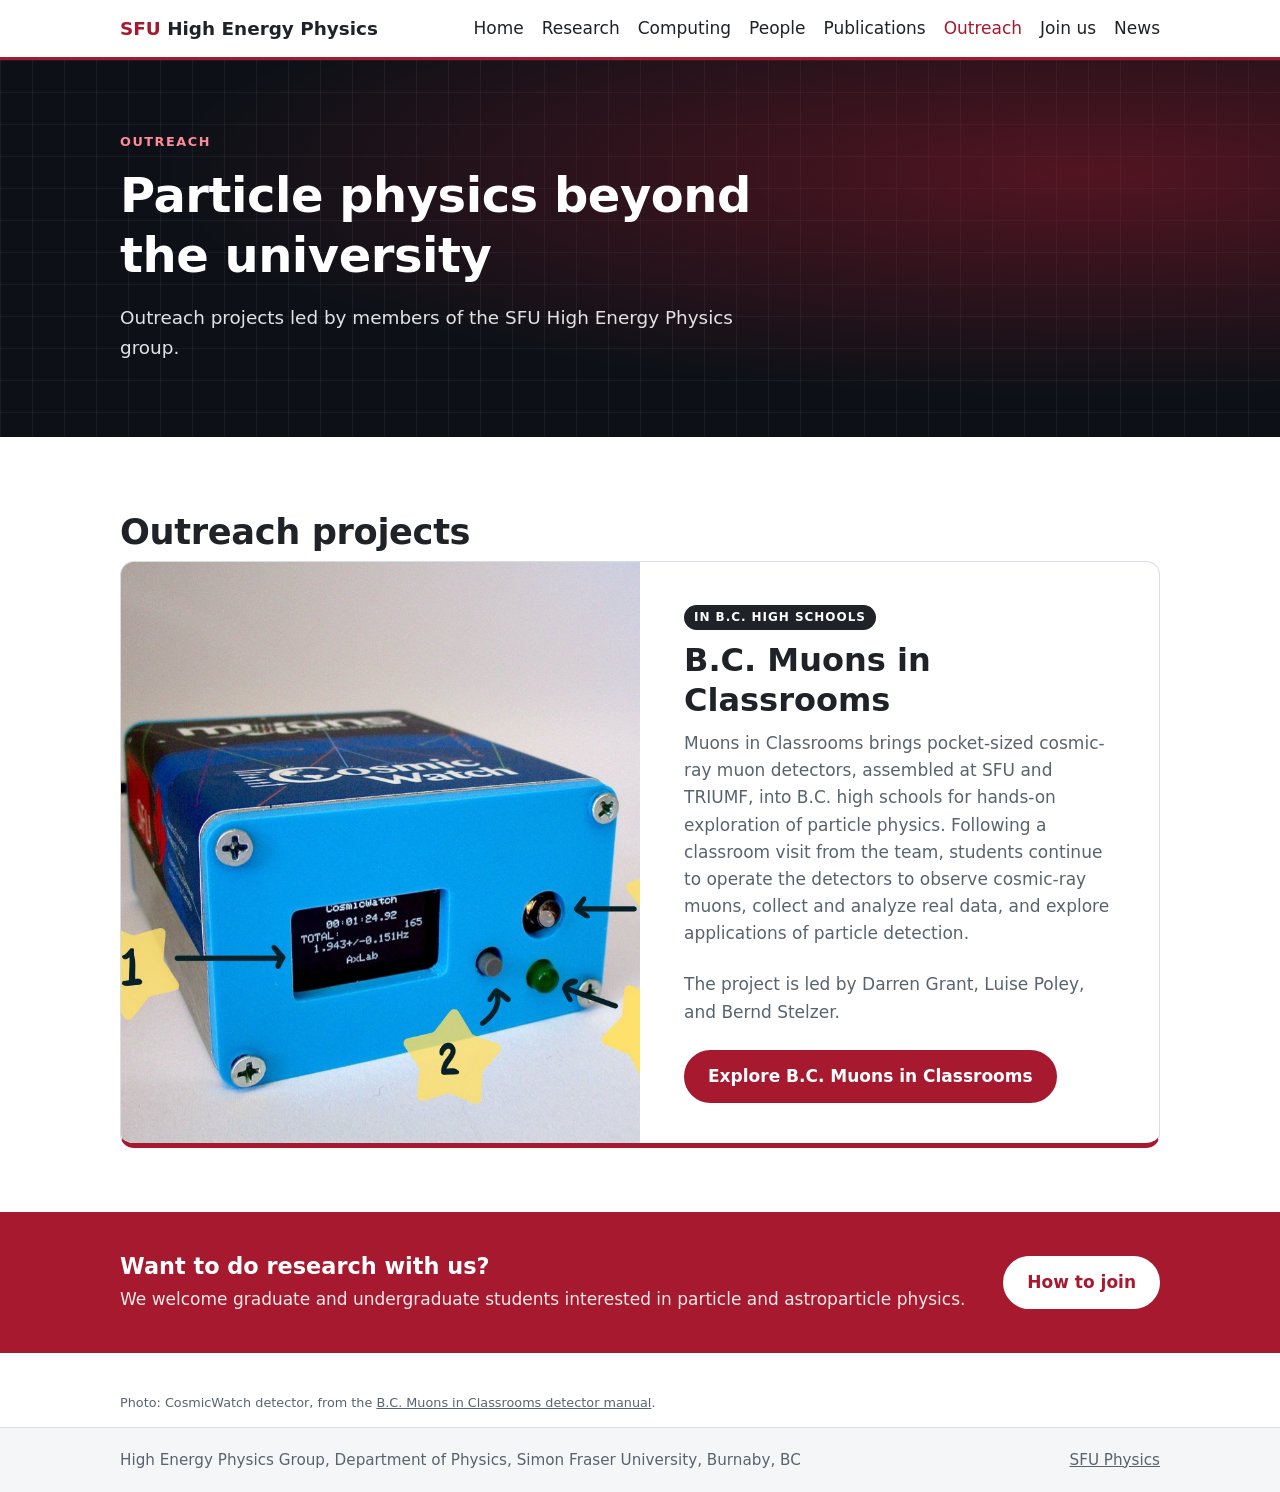
<file: outreach.html>
<!doctype html>
<html lang="en">
<head>
  <meta charset="utf-8">
  <meta name="viewport" content="width=device-width, initial-scale=1">
  <title>Outreach | SFU High Energy Physics</title>
  <link rel="stylesheet" href="css/style.css">
</head>
<body>
  <!-- HEADER: the same block is on every page. If you change it, change it on all pages. -->
  <header class="site-header">
    <div class="wrap">
      <a class="brand" href="index.html"><span>SFU</span> High Energy Physics</a>
      <nav class="site-nav" aria-label="Main">
        <ul>
        <li><a href="index.html">Home</a></li>
        <li><a href="research.html">Research</a></li>
        <li><a href="computing.html">Computing</a></li>
        <li><a href="people.html">People</a></li>
        <li><a href="publications.html">Publications</a></li>
        <li><a href="outreach.html" aria-current="page">Outreach</a></li>
        <li><a href="join.html">Join us</a></li>
        <li><a href="news.html">News</a></li>
        </ul>
      </nav>
    </div>
  </header>
  <!-- END HEADER -->

  <!-- PAGE HERO: no photo, so it uses the grid pattern (see computing.html and research.html). -->
  <section class="page-hero page-hero-grid">
    <div class="wrap page-hero-text">
      <p class="eyebrow">Outreach</p>
      <h1>Particle physics beyond the university</h1>
      <p class="lead">Outreach projects led by members of the SFU High Energy Physics group.</p>
    </div>
  </section>

  <main class="research">
    <!-- OUTREACH PROJECTS
         To add a project: copy one <article class="outreach-project"> block and change the photo, tag, title, text, button and link.
         The first project in the list is the featured one and gets the larger layout. Keep the copy short and stick to
         what the project's own leads have approved. -->
    <section id="projects" class="research-section">
      <div class="wrap">
        <h2 class="section-title">Outreach projects</h2>
        <div class="outreach-list">
          <article id="bc-muons" class="outreach-project">
            <!-- Photo from the project's detector manual (bcmuons.science.sfu.ca/manual/), cropped. Credit is at the bottom of the page. -->
            <div class="outreach-photo">
              <img src="images/bc-muons-detector.jpg" alt="A small blue cosmic-ray muon detector with a display screen, a button and two lights on its front.">
            </div>
            <div class="outreach-text">
              <span class="tag tag-neutral">In B.C. high schools</span>
              <h3>B.C. Muons in Classrooms</h3>
              <p>Muons in Classrooms brings pocket-sized cosmic-ray muon detectors, assembled at SFU and TRIUMF, into B.C. high schools for hands-on exploration of particle physics. Following a classroom visit from the team, students continue to operate the detectors to observe cosmic-ray muons, collect and analyze real data, and explore applications of particle detection.</p>
              <p>The project is led by Darren Grant, Luise Poley, and Bernd Stelzer.</p>
              <a class="button" href="https://bcmuons.science.sfu.ca/">Explore B.C. Muons in Classrooms</a>
            </div>
          </article>
        </div>
      </div>
    </section>

    <section class="cta">
      <div class="wrap">
        <div>
          <h2>Want to do research with us?</h2>
          <p>We welcome graduate and undergraduate students interested in particle and astroparticle physics.</p>
        </div>
        <a class="button button-light" href="join.html">How to join</a>
      </div>
    </section>

    <div class="wrap">
      <p class="credits">Photo: CosmicWatch detector, from the <a href="https://bcmuons.science.sfu.ca/manual/">B.C. Muons in Classrooms detector manual</a>.</p>
    </div>
  </main>

  <!-- FOOTER: the same block is on every page. -->
  <footer class="site-footer">
    <div class="wrap">
      <span>High Energy Physics Group, Department of Physics, Simon Fraser University, Burnaby, BC</span>
      <span><a href="https://www.sfu.ca/physics.html">SFU Physics</a></span>
    </div>
  </footer>
  <!-- END FOOTER -->
</body>
</html>
</file>
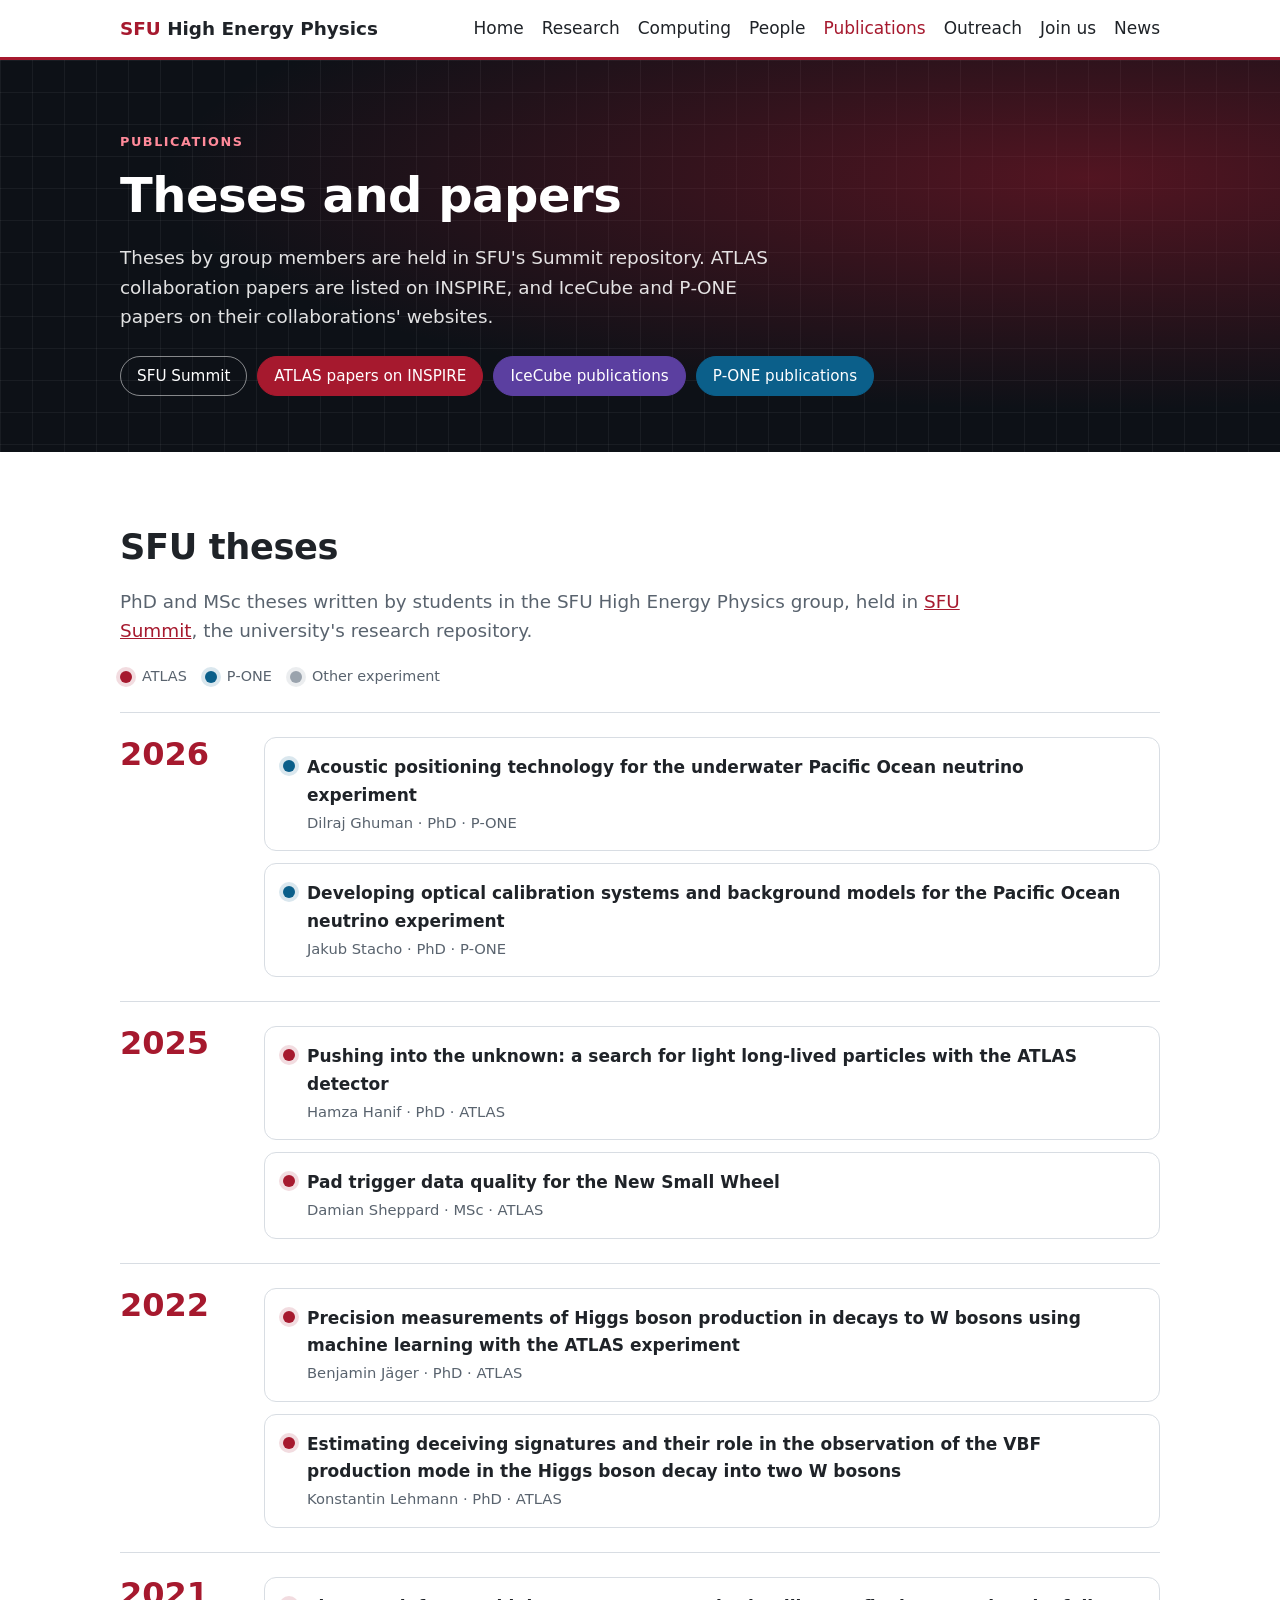
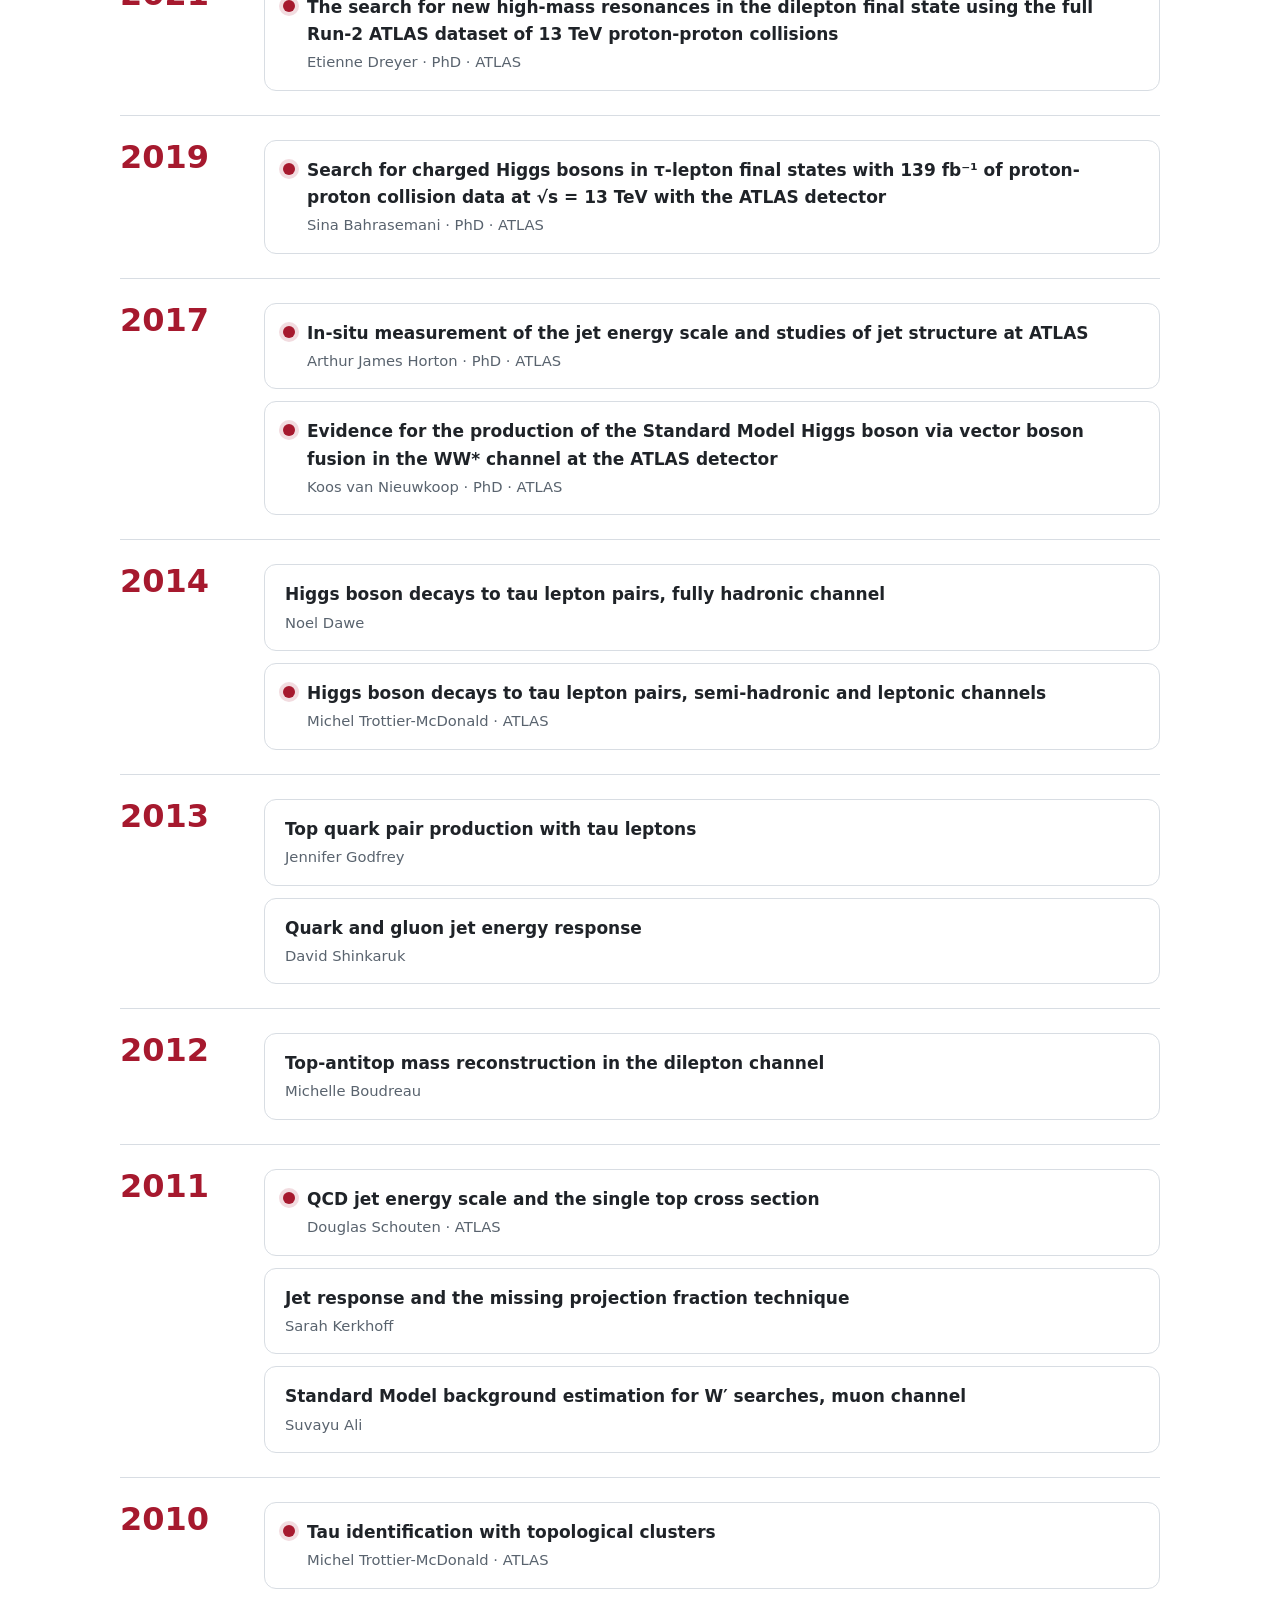
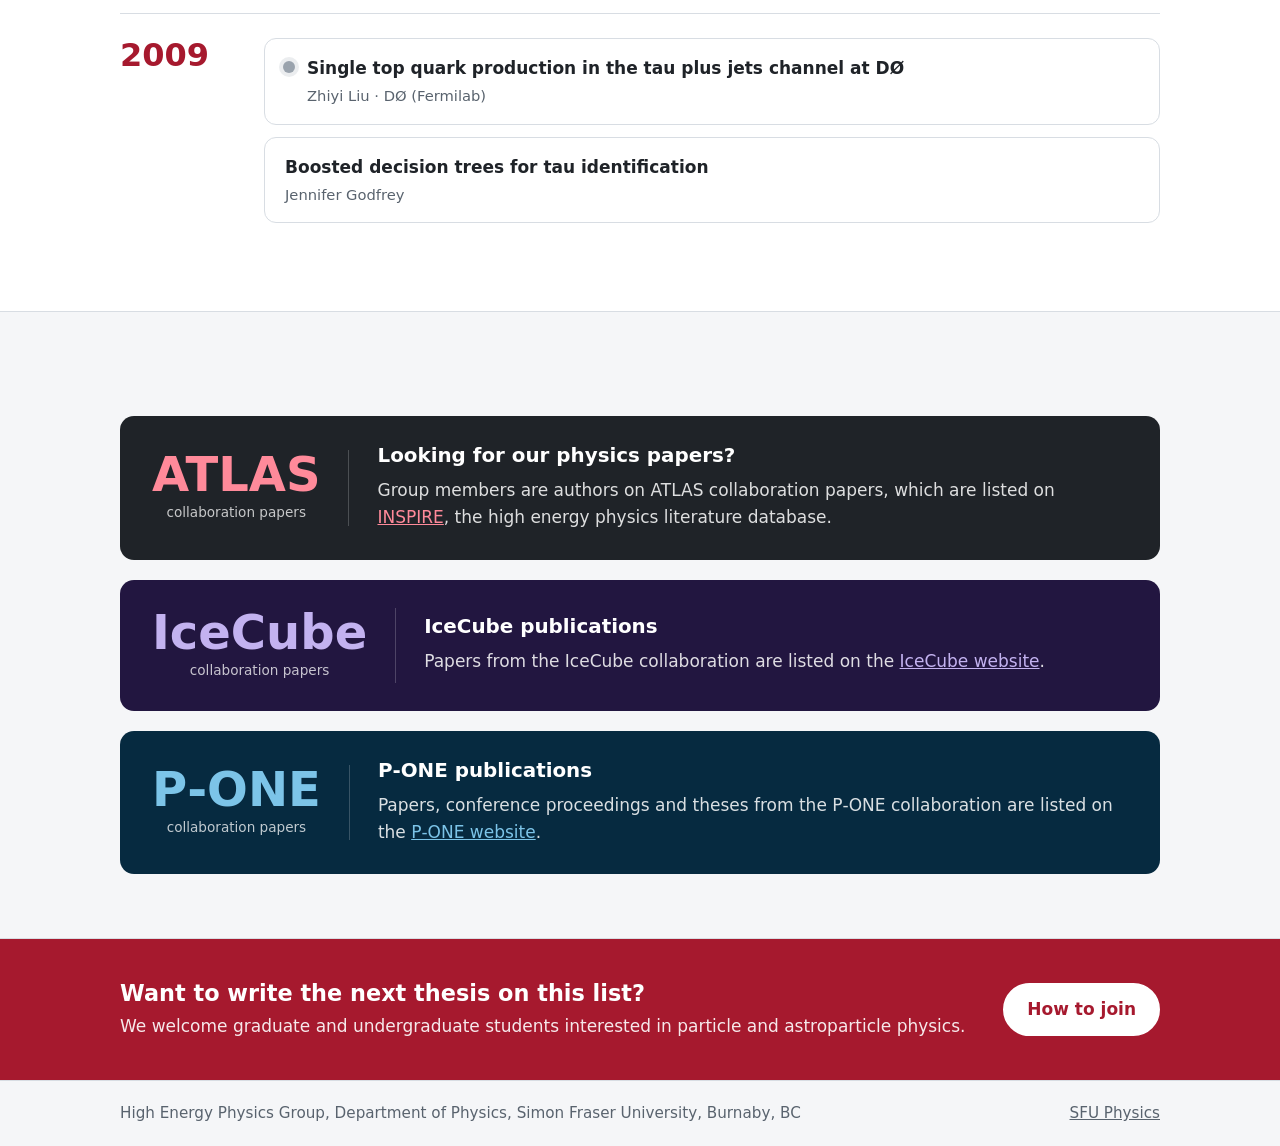
<file: publications.html>
<!doctype html>
<html lang="en">
<head>
  <meta charset="utf-8">
  <meta name="viewport" content="width=device-width, initial-scale=1">
  <title>Publications | SFU High Energy Physics</title>
  <link rel="stylesheet" href="css/style.css">
</head>
<body>
  <!-- HEADER: the same block is on every page. If you change it, change it on all pages. -->
  <header class="site-header">
    <div class="wrap">
      <a class="brand" href="index.html"><span>SFU</span> High Energy Physics</a>
      <nav class="site-nav" aria-label="Main">
        <ul>
        <li><a href="index.html">Home</a></li>
        <li><a href="research.html">Research</a></li>
        <li><a href="computing.html">Computing</a></li>
        <li><a href="people.html">People</a></li>
        <li><a href="publications.html" aria-current="page">Publications</a></li>
        <li><a href="outreach.html">Outreach</a></li>
        <li><a href="join.html">Join us</a></li>
        <li><a href="news.html">News</a></li>
        </ul>
      </nav>
    </div>
  </header>
  <!-- END HEADER -->

  <!-- PAGE HERO: see research.html for how this block works. -->
  <section class="page-hero page-hero-grid">
    <div class="wrap page-hero-text">
      <p class="eyebrow">Publications</p>
      <h1>Theses and papers</h1>
      <p class="lead">Theses by group members are held in SFU's Summit repository. ATLAS collaboration papers are listed on INSPIRE, and IceCube and P&#8209;ONE papers on their collaborations' websites.</p>
      <!-- Same pill links as the News page header: neutral first, then one per experiment in its colour. -->
      <nav class="jump-links" aria-label="Where to find publications">
        <a href="https://summit.sfu.ca">SFU Summit</a>
        <a class="jump-atlas" href="https://inspirehep.net">ATLAS papers on INSPIRE</a>
        <a class="jump-ice" href="https://icecube.wisc.edu/science/publications/">IceCube publications</a>
        <a class="jump-pone" href="https://www.pacific-neutrino.org/main-menu/publications">P&#8209;ONE publications</a>
      </nav>
    </div>
  </section>

  <main class="research">
    <section class="research-section">
      <div class="wrap">
        <h2 class="section-title">SFU theses</h2>
        <p class="lead">PhD and MSc theses written by students in the SFU High Energy Physics group, held in <a href="https://summit.sfu.ca">SFU Summit</a>, the university's research repository.</p>
        <p class="dot-key"><span class="dot dot-atlas"></span>ATLAS <span class="dot dot-pone"></span>P&#8209;ONE <span class="dot dot-other"></span>Other experiment</p>
        <!-- Newest first, grouped by year. To add a thesis, copy one <li class="thesis ..."> block into the right year. Coloured dot: class "thesis-atlas" (red), "thesis-pone" (blue) or "thesis-other" (grey); plain "thesis" for no dot (or copy a whole year block for a new year).
             Entries below are topic summaries; replace them with the exact thesis titles from Summit. -->
        <!-- 2015 onward was checked against INSPIRE (inspirehep.net) in October 2026, and each degree confirmed from the thesis title page or Summit record.
             INSPIRE often labels MSc theses as PhD, so always check the degree on Summit. INSPIRE can also miss MSc theses entirely.
             TODO: check SFU Summit for MSc theses from 2015 onward. -->
        <div class="thesis-years">
          <div class="thesis-year">
            <h3 class="year">2026</h3>
            <ul class="theses">
              <li class="thesis thesis-pone"><a href="https://summit.sfu.ca/item/40552">Acoustic positioning technology for the underwater Pacific Ocean neutrino experiment</a><span class="author">Dilraj Ghuman · PhD · P&#8209;ONE</span></li>
              <li class="thesis thesis-pone"><a href="https://summit.sfu.ca/item/40537">Developing optical calibration systems and background models for the Pacific Ocean neutrino experiment</a><span class="author">Jakub Stacho · PhD · P&#8209;ONE</span></li>
            </ul>
          </div>
          <div class="thesis-year">
            <h3 class="year">2025</h3>
            <ul class="theses">
              <li class="thesis thesis-atlas"><a href="https://summit.sfu.ca/item/39600">Pushing into the unknown: a search for light long-lived particles with the ATLAS detector</a><span class="author">Hamza Hanif · PhD · ATLAS</span></li>
              <li class="thesis thesis-atlas"><a href="https://summit.sfu.ca/item/40418">Pad trigger data quality for the New Small Wheel</a><span class="author">Damian Sheppard · MSc · ATLAS</span></li>
            </ul>
          </div>
          <div class="thesis-year">
            <h3 class="year">2022</h3>
            <ul class="theses">
              <li class="thesis thesis-atlas"><a href="https://summit.sfu.ca/item/35404">Precision measurements of Higgs boson production in decays to W bosons using machine learning with the ATLAS experiment</a><span class="author">Benjamin Jäger · PhD · ATLAS</span></li>
              <li class="thesis thesis-atlas"><a href="https://summit.sfu.ca/item/34890">Estimating deceiving signatures and their role in the observation of the VBF production mode in the Higgs boson decay into two W bosons</a><span class="author">Konstantin Lehmann · PhD · ATLAS</span></li>
            </ul>
          </div>
          <div class="thesis-year">
            <h3 class="year">2021</h3>
            <ul class="theses">
              <li class="thesis thesis-atlas"><a href="https://summit.sfu.ca/item/35480">The search for new high-mass resonances in the dilepton final state using the full Run-2 ATLAS dataset of 13 TeV proton-proton collisions</a><span class="author">Etienne Dreyer · PhD · ATLAS</span></li>
            </ul>
          </div>
          <div class="thesis-year">
            <h3 class="year">2019</h3>
            <ul class="theses">
              <li class="thesis thesis-atlas"><a href="https://summit.sfu.ca/item/20424">Search for charged Higgs bosons in τ-lepton final states with 139 fb⁻¹ of proton-proton collision data at √s = 13 TeV with the ATLAS detector</a><span class="author">Sina Bahrasemani · PhD · ATLAS</span></li>
            </ul>
          </div>
          <div class="thesis-year">
            <h3 class="year">2017</h3>
            <ul class="theses">
              <li class="thesis thesis-atlas"><a href="https://summit.sfu.ca/item/17874">In-situ measurement of the jet energy scale and studies of jet structure at ATLAS</a><span class="author">Arthur James Horton · PhD · ATLAS</span></li>
              <li class="thesis thesis-atlas"><a href="https://summit.sfu.ca/item/17236">Evidence for the production of the Standard Model Higgs boson via vector boson fusion in the WW* channel at the ATLAS detector</a><span class="author">Koos van Nieuwkoop · PhD · ATLAS</span></li>
            </ul>
          </div>
          <div class="thesis-year">
            <h3 class="year">2014</h3>
            <ul class="theses">
              <li class="thesis"><a href="http://summit.sfu.ca/item/14657">Higgs boson decays to tau lepton pairs, fully hadronic channel</a><span class="author">Noel Dawe</span></li>
              <li class="thesis thesis-atlas"><a href="http://summit.sfu.ca/item/14160">Higgs boson decays to tau lepton pairs, semi-hadronic and leptonic channels</a><span class="author">Michel Trottier-McDonald · ATLAS</span></li>
            </ul>
          </div>
          <div class="thesis-year">
            <h3 class="year">2013</h3>
            <ul class="theses">
              <li class="thesis"><a href="http://summit.sfu.ca/item/12845">Top quark pair production with tau leptons</a><span class="author">Jennifer Godfrey</span></li>
              <li class="thesis"><a href="http://summit.sfu.ca/item/12944">Quark and gluon jet energy response</a><span class="author">David Shinkaruk</span></li>
            </ul>
          </div>
          <div class="thesis-year">
            <h3 class="year">2012</h3>
            <ul class="theses">
              <li class="thesis"><a href="http://summit.sfu.ca/item/12534">Top-antitop mass reconstruction in the dilepton channel</a><span class="author">Michelle Boudreau</span></li>
            </ul>
          </div>
          <div class="thesis-year">
            <h3 class="year">2011</h3>
            <ul class="theses">
              <li class="thesis thesis-atlas"><a href="http://summit.sfu.ca/item/11741">QCD jet energy scale and the single top cross section</a><span class="author">Douglas Schouten · ATLAS</span></li>
              <li class="thesis"><a href="http://summit.sfu.ca/item/11799">Jet response and the missing projection fraction technique</a><span class="author">Sarah Kerkhoff</span></li>
              <li class="thesis"><a href="http://summit.sfu.ca/item/11742">Standard Model background estimation for W′ searches, muon channel</a><span class="author">Suvayu Ali</span></li>
            </ul>
          </div>
          <div class="thesis-year">
            <h3 class="year">2010</h3>
            <ul class="theses">
              <li class="thesis thesis-atlas"><a href="http://summit.sfu.ca/item/11423">Tau identification with topological clusters</a><span class="author">Michel Trottier-McDonald · ATLAS</span></li>
            </ul>
          </div>
          <div class="thesis-year">
            <h3 class="year">2009</h3>
            <ul class="theses">
              <li class="thesis thesis-other"><a href="http://summit.sfu.ca/item/9918">Single top quark production in the tau plus jets channel at DØ</a><span class="author">Zhiyi Liu · DØ (Fermilab)</span></li>
              <li class="thesis"><a href="http://summit.sfu.ca/item/9379">Boosted decision trees for tau identification</a><span class="author">Jennifer Godfrey</span></li>
            </ul>
          </div>
        </div>
      </div>
    </section>

    <section class="research-section section-alt">
      <div class="wrap">
        <div class="callout">
          <div class="callout-stat"><strong>ATLAS</strong><span>collaboration papers</span></div>
          <div>
            <h3>Looking for our physics papers?</h3>
            <p>Group members are authors on ATLAS collaboration papers, which are listed on <a class="on-dark" href="https://inspirehep.net">INSPIRE</a>, the high energy physics literature database.</p>
          </div>
        </div>
        <div class="callout callout-ice">
          <div class="callout-stat"><strong>IceCube</strong><span>collaboration papers</span></div>
          <div>
            <h3>IceCube publications</h3>
            <p>Papers from the IceCube collaboration are listed on the <a class="on-dark" href="https://icecube.wisc.edu/science/publications/">IceCube website</a>.</p>
          </div>
        </div>
        <div class="callout callout-ocean">
          <div class="callout-stat"><strong>P&#8209;ONE</strong><span>collaboration papers</span></div>
          <div>
            <h3>P&#8209;ONE publications</h3>
            <p>Papers, conference proceedings and theses from the P&#8209;ONE collaboration are listed on the <a class="on-dark" href="https://www.pacific-neutrino.org/main-menu/publications">P&#8209;ONE website</a>.</p>
          </div>
        </div>
      </div>
    </section>
    <section class="cta">
      <div class="wrap">
        <div>
          <h2>Want to write the next thesis on this list?</h2>
          <p>We welcome graduate and undergraduate students interested in particle and astroparticle physics.</p>
        </div>
        <a class="button button-light" href="join.html">How to join</a>
      </div>
    </section>
  </main>

  <!-- FOOTER: the same block is on every page. -->
  <footer class="site-footer">
    <div class="wrap">
      <span>High Energy Physics Group, Department of Physics, Simon Fraser University, Burnaby, BC</span>
      <span><a href="https://www.sfu.ca/physics.html">SFU Physics</a></span>
    </div>
  </footer>
  <!-- END FOOTER -->
</body>
</html>
</file>
<file: css/style.css>
/* SFU High Energy Physics: shared stylesheet for every page.

   DESIGN LANGUAGE (see also "Design language" in README.md)
   - Colours carry meaning. Red is SFU's brand colour and also marks ATLAS.
     Blue marks P-ONE and nothing else. Purple marks IceCube. Anything that is
     not about a particular experiment uses the neutral dark tag (.tag-neutral).
   - Every page: header, dark banner (.page-hero, or .home-hero on the home page),
     sections (.research-section), a red "join" band (.cta), footer.
   - Section headings use <h2 class="section-title">.
   - All colours are defined here. Use the variables, not hex codes. */

:root {
  /* Brand and ATLAS */
  --red: #a6192e;          /* SFU red; also ATLAS */
  --red-dark: #7d1322;
  --red-deep: #3a0d15;     /* dark ATLAS backgrounds */
  --red-soft: #fbf3f4;     /* light ATLAS backgrounds */
  --red-light: #ff8a9a;    /* red text on dark backgrounds */
  /* P-ONE */
  --ocean: #0b5f8a;
  --ocean-dark: #084868;
  --ocean-deep: #062a40;
  --ocean-soft: #eef5f9;
  --ocean-light: #7cc4e8;  /* blue text on dark backgrounds */
  /* IceCube */
  --ice: #5b3fa0;
  --ice-dark: #46307d;
  --ice-deep: #221640;     /* dark IceCube backgrounds */
  --ice-soft: #f5f2fb;     /* light IceCube backgrounds */
  --ice-light: #c3b2f0;    /* purple text on dark backgrounds */
  /* Neutrals */
  --night: #0d1117;        /* dark banners and sections */
  /* Red glow on the right of the project switcher, flat top to bottom so the banner above can fade into it */
  --switch-glow: radial-gradient(40% 2000% at 85% 50%, rgba(166, 25, 46, 0.35), transparent 70%);
  --ink: #1f2328;
  --muted: #59636e;
  --grey: #9aa3ad;         /* "other experiment" */
  --line: #d8dde3;
  --bg: #ffffff;
  --bg-soft: #f5f6f8;
  /* Content width: 1080px on laptops, growing with the window on large screens up to 1680px */
  --max: clamp(1080px, 78vw, 1680px);
}

* { box-sizing: border-box; }

/* Text grows a little with the content width on large screens (16px up to 19px), so lines don't get too long */
html { font-size: clamp(16px, 0.25vw + 12.4px, 19px); }

body {
  margin: 0;
  font-family: system-ui, -apple-system, "Segoe UI", Roboto, Helvetica, Arial, sans-serif;
  font-size: 1.0625rem;
  line-height: 1.6;
  color: var(--ink);
  background: var(--bg);
}

a { color: var(--red); }
a:hover { color: var(--red-dark); }

img { max-width: 100%; height: auto; }

.wrap { max-width: var(--max); margin: 0 auto; padding: 0 20px; }

/* Header and menu */
.site-header { border-bottom: 3px solid var(--red); background: var(--bg); }
.site-header .wrap {
  display: flex; flex-wrap: wrap; align-items: center; justify-content: space-between;
  gap: 12px; padding-top: 14px; padding-bottom: 14px;
}
.brand { font-weight: 700; font-size: 1.15rem; color: var(--ink); text-decoration: none; }
.brand span { color: var(--red); }
.site-nav ul { list-style: none; display: flex; flex-wrap: wrap; gap: 4px 18px; margin: 0; padding: 0; }
.site-nav a { color: var(--ink); text-decoration: none; font-weight: 500; }
.site-nav a:hover, .site-nav a[aria-current="page"] { color: var(--red); }

/* Page sections */
main { padding: 32px 0 48px; }
h1, h2, h3 { line-height: 1.25; }
h1 { font-size: 2rem; margin: 0 0 12px; }
h2 { font-size: 1.4rem; margin-top: 36px; }
.lead { font-size: 1.15rem; color: var(--muted); max-width: 46em; }


.cards { display: grid; grid-template-columns: repeat(auto-fit, minmax(220px, 1fr)); gap: 20px; margin-top: 24px; }
.card { border: 1px solid var(--line); border-radius: 10px; padding: 20px; background: var(--bg); }
.card h3 { margin-top: 0; }
.card .more { font-weight: 600; text-decoration: none; }


/* People */
.people { display: grid; grid-template-columns: repeat(auto-fill, minmax(230px, 1fr)); gap: 16px; padding: 0; list-style: none; }
.people li { border: 1px solid var(--line); border-radius: 10px; padding: 14px 16px; }
.people .name { font-weight: 600; display: block; }
.people .role { color: var(--muted); font-size: 0.95rem; }
/* Photo at the top of a card. Square crop, biased upward so faces stay in frame. */
.people .photo { display: block; width: 100%; aspect-ratio: 1; object-fit: cover; object-position: 50% 25%; border-radius: 6px; margin-bottom: 12px; background: var(--bg-soft); }


/* Footer */
.site-footer { border-top: 1px solid var(--line); background: var(--bg-soft); color: var(--muted); font-size: 0.95rem; }
.site-footer .wrap { padding-top: 20px; padding-bottom: 20px; display: flex; flex-wrap: wrap; gap: 8px 24px; justify-content: space-between; }
.site-footer a { color: var(--muted); }

/* Small photo credit line at the bottom of a page. */
.credits { color: var(--muted); font-size: 0.8rem; margin-top: 40px; }
.credits a { color: var(--muted); }

/* Buttons */
.button { display: inline-block; padding: 11px 22px; border-radius: 999px; background: var(--red); color: #fff; font-weight: 600; text-decoration: none; border: 2px solid var(--red); transition: background 0.15s, color 0.15s; }
.button:hover { background: var(--red-dark); border-color: var(--red-dark); color: #fff; }
.button-ghost { background: transparent; border-color: #fff; color: #fff; }
.button-ghost:hover { background: #fff; border-color: #fff; color: var(--ink); }
.button-light { background: #fff; border-color: #fff; color: var(--red); }
.button-light:hover { background: transparent; color: #fff; border-color: #fff; }

/* ---------- Home page ---------- */

/* Hero: two photos side by side, darkened, with text on top. */
.home-hero { position: relative; display: flex; flex-direction: column; min-height: min(78vh, 640px); color: #fff; background: var(--night); overflow: hidden; }
.home-hero-photos { position: absolute; inset: 0; display: grid; grid-template-columns: 1fr 1fr; }
.home-hero-photos img { width: 100%; height: 100%; object-fit: cover; }
.home-hero::after { content: ""; position: absolute; inset: 0; background: linear-gradient(100deg, rgba(10, 14, 20, 0.92) 0%, rgba(10, 14, 20, 0.7) 45%, rgba(10, 14, 20, 0.25) 100%); }
.home-hero-text, .home-hero-labels { position: relative; z-index: 1; width: 100%; }
.home-hero-text { padding-top: 96px; padding-bottom: 48px; }
.home-hero h1 { font-size: clamp(2.2rem, 5vw, 3.6rem); max-width: 12em; margin-bottom: 16px; letter-spacing: -0.01em; }
.home-hero .lead { color: rgba(255, 255, 255, 0.88); max-width: 34em; }
.eyebrow { text-transform: uppercase; letter-spacing: 0.12em; font-size: 0.8rem; font-weight: 600; color: var(--red-light); margin: 0 0 12px; }
.buttons { display: flex; flex-wrap: wrap; gap: 12px; margin-top: 28px; }.home-hero-labels { margin-top: auto; display: flex; justify-content: space-between; gap: 12px; padding-bottom: 18px; font-size: 0.8rem; color: rgba(255, 255, 255, 0.75); }
.home-hero-labels span:last-child { text-align: right; }
.home-hero-labels small { display: block; font-size: 0.7rem; font-style: italic; opacity: 0.7; }

/* The home page sections set their own spacing. */
main.home { padding-top: 0; }
.section-title { font-size: 1.7rem; margin: 56px 0 20px; }

/* Facts strip */
.facts { background: var(--bg-soft); border-bottom: 1px solid var(--line); }
.facts .wrap { display: grid; grid-template-columns: repeat(auto-fit, minmax(200px, 1fr)); gap: 24px; padding-top: 28px; padding-bottom: 28px; }
.fact strong { display: block; font-size: 1.9rem; line-height: 1.1; color: var(--red); }
.fact span { color: var(--muted); font-size: 0.92rem; }
.fact { text-align: center; }

/* Big photo panels for the experiments */
.feature-grid { display: grid; grid-template-columns: repeat(2, minmax(0, 1fr)); gap: 20px; }
/* An odd card out (e.g. the third, IceCube) sits centred on its own row, the same width as the others */
.feature-grid > :last-child:nth-child(odd) { grid-column: 1 / -1; justify-self: center; width: calc(50% - 10px); }
@media (max-width: 700px) {
  .feature-grid { grid-template-columns: 1fr; }
  .feature-grid > :last-child:nth-child(odd) { width: 100%; }
}
/* Three across (index.html, join.html). On join.html each card sits under its column of the facts strip: same 24px gap as .facts */
.feature-grid-3 { grid-template-columns: repeat(3, minmax(0, 1fr)); gap: 24px; }
.feature-grid-3 > :last-child:nth-child(odd) { grid-column: auto; justify-self: stretch; width: auto; }
.feature-grid-3 .feature-text { padding: 20px; }
.feature-grid-3 .feature h3 { font-size: 1.6rem; }
@media (max-width: 900px) {
  .feature-grid-3 { grid-template-columns: 1fr; }
}
.feature { position: relative; display: flex; align-items: flex-end; min-height: 420px; border-radius: 14px; overflow: hidden; color: #fff; text-decoration: none; background: var(--night); }
.feature img { position: absolute; inset: 0; width: 100%; height: 100%; object-fit: cover; transition: transform 0.4s ease; }
.feature::after { content: ""; position: absolute; inset: 0; background: linear-gradient(to top, rgba(10, 14, 20, 0.92) 0%, rgba(10, 14, 20, 0.55) 50%, rgba(10, 14, 20, 0.05) 100%); }
.feature-text { position: relative; z-index: 1; padding: 24px; }
.feature h3 { font-size: 1.8rem; margin: 6px 0 8px; }
.feature p { color: rgba(255, 255, 255, 0.88); margin: 0 0 12px; }
.feature .more { font-weight: 600; }
.feature:hover, .feature:focus-visible { color: #fff; }
.feature:hover img, .feature:focus-visible img { transform: scale(1.04); }
.tag { display: inline-block; font-size: 0.75rem; font-weight: 600; text-transform: uppercase; letter-spacing: 0.08em; padding: 3px 10px; border-radius: 999px; background: var(--red); color: #fff; }

/* Clickable cards (computing, education) */
.card-link { display: block; color: var(--ink); text-decoration: none; transition: border-color 0.15s, box-shadow 0.15s, transform 0.15s; }
.card-link:hover { color: var(--ink); border-color: var(--red); box-shadow: 0 6px 20px rgba(0, 0, 0, 0.08); transform: translateY(-2px); }
.card-link .more { color: var(--red); }
.icon { width: 36px; height: 36px; fill: none; stroke: var(--red); stroke-width: 1.6; stroke-linecap: round; stroke-linejoin: round; margin-bottom: 8px; }

/* News cards */
.news-grid { display: grid; grid-template-columns: repeat(auto-fit, minmax(280px, 1fr)); gap: 20px; }
.news-card { display: block; padding: 20px 22px; border-left: 4px solid var(--red); background: var(--bg-soft); border-radius: 0 10px 10px 0; color: var(--ink); text-decoration: none; transition: background 0.15s; }
.news-card:hover { background: color-mix(in srgb, var(--bg-soft) 85%, var(--ink)); color: var(--ink); }
.news-card .date { color: var(--muted); font-size: 0.85rem; font-weight: 600; }
.news-card h3 { margin: 6px 0 10px; font-size: 1.15rem; }
.news-card .more { color: var(--red); font-weight: 600; font-size: 0.95rem; }

/* Red "join us" band */
.cta { background: var(--red); color: #fff; margin-top: 56px; }
.cta .wrap { display: flex; flex-wrap: wrap; align-items: center; justify-content: space-between; gap: 20px; padding-top: 40px; padding-bottom: 40px; }
.cta h2 { margin: 0 0 6px; }
.cta p { margin: 0; color: rgba(255, 255, 255, 0.9); }

@media (max-width: 640px) {
  .home-hero-text { padding-top: 64px; }
  .home-hero::after { background: rgba(10, 14, 20, 0.78); }
  .facts .wrap { grid-template-columns: 1fr 1fr; gap: 20px 16px; }
  .fact strong { font-size: 1.5rem; }
  .feature { min-height: 360px; }
}
@media (prefers-reduced-motion: reduce) {
  .feature img, .card-link, .button { transition: none; }
  .feature:hover img { transform: none; }
  .card-link:hover { transform: none; }
}

/* ---------- Inner page hero (used on Research; reusable on other pages) ---------- */
.page-hero { position: relative; color: #fff; background: var(--night); overflow: hidden; }
.page-hero-bg { position: absolute; inset: 0; width: 100%; height: 100%; object-fit: cover; object-position: 70% 50%; opacity: 0.55; }
.page-hero::after { content: ""; position: absolute; inset: 0; background: linear-gradient(90deg, rgba(10, 14, 20, 0.95) 0%, rgba(10, 14, 20, 0.6) 60%, rgba(10, 14, 20, 0.2) 100%); }
.page-hero-text { position: relative; z-index: 1; padding-top: 72px; padding-bottom: 56px; }
.page-hero h1 { font-size: clamp(2rem, 4.5vw, 3rem); max-width: 14em; letter-spacing: -0.01em; }
.page-hero .lead { color: rgba(255, 255, 255, 0.88); max-width: 36em; }
.jump-links { display: flex; flex-wrap: wrap; gap: 10px; margin-top: 24px; }
.jump-links a { padding: 7px 16px; border: 1px solid rgba(255, 255, 255, 0.5); border-radius: 999px; color: #fff; text-decoration: none; font-weight: 500; font-size: 0.95rem; }
.jump-links a:hover { background: #fff; color: var(--ink); }
/* Jump links to one experiment take its colour (news.html, publications.html) */
.jump-links a.jump-atlas { background: var(--red); border-color: var(--red); }
.jump-links a.jump-pone { background: var(--ocean); border-color: var(--ocean); }
.jump-links a.jump-ice { background: var(--ice); border-color: var(--ice); }
.jump-links a.jump-atlas:hover { background: var(--red-dark); border-color: var(--red-dark); color: #fff; }
.jump-links a.jump-pone:hover { background: var(--ocean-dark); border-color: var(--ocean-dark); color: #fff; }
.jump-links a.jump-ice:hover { background: var(--ice-dark); border-color: var(--ice-dark); color: #fff; }

/* ---------- Research page ---------- */
main.research { padding: 0; }
.research-section { padding: 64px 0; scroll-margin-top: 12px; }
.section-alt { background: var(--bg-soft); border-top: 1px solid var(--line); border-bottom: 1px solid var(--line); }
.research-section h2 { font-size: 2.2rem; margin: 10px 0 8px; }
.subhead { font-size: 1.3rem; margin: 48px 0 16px; }
.tag-ocean { background: var(--ocean); }

/* Text and a photo side by side; stacks on narrow screens. */
.split { display: grid; grid-template-columns: repeat(auto-fit, minmax(300px, 1fr)); gap: 32px 40px; align-items: center; margin-top: 8px; }
.split + .split, .steps + .split { margin-top: 40px; }

.photo-figure { margin: 0; }
.photo-figure img { display: block; width: 100%; aspect-ratio: 3 / 2; object-fit: cover; border-radius: 12px; box-shadow: 0 10px 30px rgba(0, 0, 0, 0.12); }
.photo-figure figcaption { color: var(--muted); font-size: 0.9rem; margin-top: 10px; }
.photo-figure .credit { display: block; font-size: 0.8rem; }
.photo-figure .credit a { color: var(--muted); }

/* Research topic tiles */
.topic-grid { display: grid; grid-template-columns: repeat(auto-fit, minmax(220px, 1fr)); gap: 16px; }
.topic { padding: 20px; border: 1px solid var(--line); border-radius: 12px; background: var(--bg); }
.topic h4 { margin: 4px 0 6px; font-size: 1.05rem; }
.topic p { margin: 0; color: var(--muted); font-size: 0.95rem; }

/* Dark highlight box with a big number */
.callout { display: grid; grid-template-columns: auto 1fr; gap: 28px; align-items: center; margin-top: 40px; padding: 28px 32px; border-radius: 14px; background: var(--ink); color: #fff; scroll-margin-top: 12px; }
.callout h3 { margin: 0 0 8px; }
.callout p { margin: 0; color: rgba(255, 255, 255, 0.85); }
.callout-stat { text-align: center; padding-right: 28px; border-right: 1px solid rgba(255, 255, 255, 0.2); }
.callout-stat strong { display: block; font-size: 3rem; line-height: 1; color: var(--red-light); }
.callout-stat span { font-size: 0.85rem; color: rgba(255, 255, 255, 0.75); }

/* Numbered "how it works" steps */
.steps { list-style: none; padding: 0; margin: 0; display: grid; grid-template-columns: repeat(auto-fit, minmax(220px, 1fr)); gap: 16px; counter-reset: step; }
.steps li { counter-increment: step; position: relative; padding: 20px 20px 20px 68px; background: var(--bg); border: 1px solid var(--line); border-radius: 12px; }
.steps li::before { content: counter(step); position: absolute; left: 20px; top: 20px; width: 34px; height: 34px; border-radius: 50%; background: var(--ocean); color: #fff; font-weight: 700; display: flex; align-items: center; justify-content: center; }
.steps h4 { margin: 4px 0 6px; }
.steps p { margin: 0; color: var(--muted); font-size: 0.95rem; }

/* Vertical timeline */
.timeline { list-style: none; padding: 0; margin: 16px 0 20px 7px; border-left: 2px solid var(--line); }
.timeline li { position: relative; padding: 0 0 18px 24px; }
.timeline li::before { content: ""; position: absolute; left: -9px; top: 5px; width: 16px; height: 16px; border-radius: 50%; background: var(--bg); border: 2px solid var(--line); box-sizing: border-box; }
.timeline li.done::before { background: var(--ocean); border-color: var(--ocean); }
.timeline li.now::before { border-color: var(--ocean); box-shadow: 0 0 0 4px rgba(11, 95, 138, 0.2); }
.timeline .when { display: block; font-weight: 700; font-size: 0.85rem; text-transform: uppercase; letter-spacing: 0.06em; color: var(--ocean); }

.research .cta { margin-top: 0; }

@media (max-width: 640px) {
  .page-hero::after { background: rgba(10, 14, 20, 0.8); }
  .research-section { padding: 48px 0; }
  .callout { grid-template-columns: 1fr; padding: 24px; }
  .callout-stat { border-right: 0; padding-right: 0; border-bottom: 1px solid rgba(255, 255, 255, 0.2); padding-bottom: 16px; }
}

/* ---------- Computing page ---------- */
/* Hero without a photo: a faint grid pattern instead. */
.page-hero-grid { background-color: var(--night); background-image: linear-gradient(rgba(255, 255, 255, 0.05) 1px, transparent 1px), linear-gradient(90deg, rgba(255, 255, 255, 0.05) 1px, transparent 1px); background-size: 32px 32px; }
.page-hero-grid::after { background: radial-gradient(ellipse at 85% 30%, rgba(166, 25, 46, 0.45), transparent 60%); }
/* With a project switcher below (research.html, news.html), banner and bar read as one panel: the grid is laid from the
   banner's bottom edge so its lines run on into the bar, and the banner uses the bar's glow (one band, top to bottom). */
body:has(.project-switch) .page-hero-grid { background-position: left bottom; }
body:has(.project-switch) .page-hero-grid::after { background: var(--switch-glow); }

.provides { padding: 24px 28px; border: 1px solid var(--line); border-radius: 14px; background: var(--bg); }
.provides h3 { margin-top: 0; }
.check-list { list-style: none; padding: 0; margin: 0; }
.check-list li { position: relative; padding: 0 0 12px 30px; }
.check-list li::before { content: ""; position: absolute; left: 2px; top: 6px; width: 14px; height: 8px; border-left: 3px solid var(--red); border-bottom: 3px solid var(--red); transform: rotate(-45deg); }

.timeline-red { border-left-color: var(--line); }
.timeline-red li.done::before { background: var(--red); border-color: var(--red); }
.timeline-red li.now::before { border-color: var(--red); box-shadow: 0 0 0 4px rgba(166, 25, 46, 0.2); }
.timeline-red .when { color: var(--red); }

.pill-list { list-style: none; padding: 0; margin: 0 0 20px; display: flex; flex-wrap: wrap; gap: 8px; }
.pill-list li { padding: 4px 12px; border-radius: 999px; background: var(--bg-soft); border: 1px solid var(--line); font-size: 0.9rem; }
.contact-list { padding-left: 18px; }

/* Dark section with the grid tiers */
.section-dark { background: var(--night); color: #fff; }
.section-dark .lead { color: rgba(255, 255, 255, 0.8); }
.tiers { list-style: none; padding: 0; margin: 36px 0 0; display: grid; grid-template-columns: repeat(3, 1fr); gap: 48px; }
.tier { position: relative; padding: 24px; border-radius: 14px; background: rgba(255, 255, 255, 0.06); border: 1px solid rgba(255, 255, 255, 0.14); }
.tier h3 { margin: 8px 0 6px; }
.tier p { margin: 0; color: rgba(255, 255, 255, 0.78); font-size: 0.95rem; }
.tier-label { font-size: 0.75rem; font-weight: 700; text-transform: uppercase; letter-spacing: 0.1em; color: var(--red-light); }
.tier-sfu { background: var(--red); border-color: var(--red); }
.tier-sfu .tier-label { color: #fff; opacity: 0.85; }
.tier-sfu p { color: rgba(255, 255, 255, 0.92); }
/* Arrow between steps */
.tier + .tier::before { content: "→"; position: absolute; left: -38px; top: 50%; transform: translateY(-50%); font-size: 1.8rem; color: rgba(255, 255, 255, 0.5); }

/* Spec sheet (definition list) */
.spec-sheet { margin: 0; border-radius: 14px; overflow: hidden; border: 1px solid var(--line); background: var(--bg); }
.spec-sheet div { display: flex; justify-content: space-between; gap: 16px; padding: 14px 20px; border-bottom: 1px solid var(--line); }
.spec-sheet div:last-child { border-bottom: 0; }
.spec-sheet dt { color: var(--muted); }
.spec-sheet dd { margin: 0; font-weight: 700; text-align: right; }

@media (max-width: 760px) {
  .tiers { grid-template-columns: 1fr; gap: 36px; }
  .tier + .tier::before { content: "↓"; left: 50%; top: -32px; transform: translateX(-50%); }
}

/* ---------- People page ---------- */
.people-heading { font-size: 1.8rem; margin: 0 0 24px; }
.people { gap: 20px; }
.people li { padding: 0 0 16px; overflow: hidden; border-radius: 14px; background: var(--bg); transition: box-shadow 0.15s, transform 0.15s; }
.people li:hover { box-shadow: 0 8px 24px rgba(0, 0, 0, 0.08); transform: translateY(-2px); }
.people .photo { border-radius: 0; margin-bottom: 14px; }
.people .name, .people .role { display: block; padding: 0 16px; }
.people .name { font-size: 1.08rem; }
.people .name a { color: var(--ink); text-decoration: none; }
.people .name a:hover { color: var(--red); }
.people .role a { color: inherit; text-decoration: none; }
.people .role a:hover { color: var(--red); text-decoration: underline; }
/* Smaller cards with a round badge, for former members */
.people-compact { grid-template-columns: repeat(auto-fill, minmax(260px, 1fr)); }
.people-compact li { display: grid; grid-template-columns: 56px 1fr; column-gap: 14px; align-items: center; align-content: center; padding: 14px 16px; }
.people-compact .photo { grid-row: span 3; width: 56px; margin: 0; border-radius: 50%; }
.people-compact .name, .people-compact .role { padding: 0; }

/* Photo-card lists pick their column count from how many cards they have, so rows come out balanced:
   1-3 cards fill one row; 4 and 8 make rows of 4; 5, 6 and 9 make rows of 3 (5 = 3 + 2); anything else gets 4 per row.
   Every card is the width of one in a row of 4, so photos are the same size in every list; shorter rows sit centred.
   Phones keep 2 per row (see the 640px block further down). */
@media (min-width: 641px) {
  .people:not(.people-compact) { --card: calc((100% - 60px) / 4); grid-template-columns: repeat(4, var(--card)); justify-content: center; }
  .people:not(.people-compact):has(> li:last-child:nth-child(1)) { grid-template-columns: var(--card); }
  .people:not(.people-compact):has(> li:last-child:nth-child(2)) { grid-template-columns: repeat(2, var(--card)); }
  .people:not(.people-compact):has(> li:last-child:nth-child(3)),
  .people:not(.people-compact):has(> li:last-child:nth-child(5)),
  .people:not(.people-compact):has(> li:last-child:nth-child(6)),
  .people:not(.people-compact):has(> li:last-child:nth-child(9)) { grid-template-columns: repeat(3, var(--card)); }
  /* The heading of a centred list lines up with its first card: indent = (full width - n cards - gaps) / 2 */
  .wrap:has(> .people:not(.people-compact) > li:last-child:nth-child(3)) > .section-title,
  .wrap:has(> .people:not(.people-compact) > li:last-child:nth-child(5)) > .section-title,
  .wrap:has(> .people:not(.people-compact) > li:last-child:nth-child(6)) > .section-title,
  .wrap:has(> .people:not(.people-compact) > li:last-child:nth-child(9)) > .section-title { margin-left: calc(12.5% + 2.5px); }
  .wrap:has(> .people:not(.people-compact) > li:last-child:nth-child(2)) > .section-title { margin-left: calc(25% + 5px); }
  .wrap:has(> .people:not(.people-compact) > li:last-child:nth-child(1)) > .section-title { margin-left: calc(37.5% + 7.5px); }
}

/* ---------- Publications page ---------- */
.thesis-year { display: grid; grid-template-columns: 120px 1fr; gap: 24px; padding: 24px 0; border-top: 1px solid var(--line); }
.thesis-year .year { margin: 0; font-size: 2rem; color: var(--red); line-height: 1.1; }
.theses { list-style: none; padding: 0; margin: 0; display: grid; gap: 12px; }
.thesis { padding: 16px 20px; border: 1px solid var(--line); border-radius: 12px; background: var(--bg); transition: border-color 0.15s; }
.thesis:hover { border-color: var(--red); }
.thesis a { display: block; font-weight: 600; color: var(--ink); text-decoration: none; }
.thesis a:hover { color: var(--red); }
.thesis .author { display: block; color: var(--muted); font-size: 0.92rem; margin-top: 2px; }
.callout a.on-dark { color: var(--red-light); }
.callout-stat strong { font-size: clamp(2rem, 5vw, 3rem); }

/* ---------- News page ---------- */
.news-list { display: grid; gap: 28px; }
.news-item { display: grid; grid-template-columns: minmax(0, 2fr) minmax(0, 3fr); gap: 0; border: 1px solid var(--line); border-radius: 14px; overflow: hidden; background: var(--bg); }
.news-item > img { width: 100%; height: 100%; min-height: 220px; object-fit: cover; }
.news-item:not(:has(> img)) { grid-template-columns: 1fr; }
.news-body { padding: 28px 32px; align-self: center; }
.news-meta { display: flex; flex-wrap: wrap; align-items: center; gap: 10px; color: var(--muted); font-size: 0.9rem; margin: 0 0 10px; }
.news-body h3 { font-size: 1.4rem; margin: 0 0 10px; }
.news-body h3 a { color: var(--ink); text-decoration: none; }
.news-body h3 a:hover { color: var(--red); }
.news-body p:last-child { margin: 0; color: var(--muted); }

/* ---------- Join page ---------- */
.topic-grid { margin-top: 24px; }
.paths { display: grid; grid-template-columns: repeat(auto-fit, minmax(300px, 1fr)); gap: 24px; }
.path { padding: 28px; border-radius: 14px; background: var(--bg); border: 1px solid var(--line); scroll-margin-top: 12px; }
.path h2 { margin: 10px 0 20px; font-size: 1.6rem; }
.path .steps { grid-template-columns: 1fr; }

/* Join page: facts strip with one colour per experiment, and "who to contact" cards with the experiment's colour on top. */
.fact-atlas strong { color: var(--red); }
.fact-ice strong { color: var(--ice); }
.fact-pone strong { color: var(--ocean); }
.contact-grid { display: grid; grid-template-columns: repeat(auto-fit, minmax(220px, 1fr)); gap: 16px; margin-top: 24px; }
.contact { --c: var(--red); padding: 22px 24px; border-radius: 14px; background: var(--bg); border: 1px solid var(--line); border-top: 5px solid var(--c); }
.contact-ice { --c: var(--ice); }
.contact-pone { --c: var(--ocean); }
.contact h3 { margin: 0 0 10px; color: var(--c); font-size: 1.3rem; }
.contact ul { list-style: none; margin: 0; padding: 0; display: grid; gap: 6px; }
.contact a { color: var(--ink); font-weight: 600; text-decoration: none; }
.contact a::after { content: " →"; color: var(--c); }
.contact a:hover { color: var(--c); }
.contact-more { margin: 24px 0 0; color: var(--muted); }
.steps-red li::before { background: var(--red); }

@media (max-width: 640px) {
  .thesis-year { grid-template-columns: 1fr; gap: 12px; }
  .people:not(.people-compact) { grid-template-columns: 1fr 1fr; gap: 12px; }
  .people:not(.people-compact) .name, .people:not(.people-compact) .role { padding: 0 12px; }
  .people .role { font-size: 0.85rem; }
  .news-item { grid-template-columns: 1fr; }
  .news-item > img { min-height: 0; aspect-ratio: 16 / 9; height: auto; }
  .news-body { padding: 22px; }
}
@media (prefers-reduced-motion: reduce) {
  .people li { transition: none; }
  .people li:hover { transform: none; }
}

/* External news feed (P-ONE collaboration news on news.html) */
/* Text on the left, button always bottom-right, whatever the length of the text; stacked on phones */
.section-head { display: grid; grid-template-columns: minmax(0, 1fr) auto; align-items: end; gap: 20px 40px; margin-bottom: 28px; }
.section-head .button { white-space: nowrap; }
@media (max-width: 640px) { .section-head { grid-template-columns: 1fr; } .section-head .button { justify-self: start; } }
.section-head h2 { margin: 10px 0 8px; }
.section-head .lead { margin: 0; }
.button-ocean { background: var(--ocean); border-color: var(--ocean); }
.button-ocean:hover { background: var(--ocean-dark); border-color: var(--ocean-dark); }
.feed { --feed: var(--ocean); list-style: none; padding: 0; margin: 0; border-left: 2px solid color-mix(in srgb, var(--feed) 25%, transparent); }
.feed li { position: relative; padding: 0 0 26px 28px; }
.feed li::before { content: ""; position: absolute; left: -7px; top: 6px; width: 12px; height: 12px; border-radius: 50%; background: var(--feed); }
.feed time { display: block; font-size: 0.82rem; font-weight: 700; text-transform: uppercase; letter-spacing: 0.06em; color: var(--feed); }
.feed a { font-weight: 600; font-size: 1.08rem; color: var(--ink); text-decoration: none; }
.feed a:hover { color: var(--feed); text-decoration: underline; }
.feed p { margin: 4px 0 0; color: var(--muted); font-size: 0.95rem; }
.callout + .callout { margin-top: 20px; }
.callout-ocean { background: var(--ocean-deep); }
.callout-ocean .callout-stat strong, .callout-ocean a.on-dark { color: var(--ocean-light); }
.callout-ice { background: var(--ice-deep); }
.callout-ice .callout-stat strong, .callout-ice a.on-dark { color: var(--ice-light); }

/* ---------- Research page: one colour-coded "chapter" per experiment ---------- */
/* Each chapter sets --accent; everything inside picks it up. Red = ATLAS, blue = P-ONE, purple = IceCube. */
.chapter-atlas { --accent: var(--red); --accent-soft: var(--red-soft); --accent-dark: var(--red-deep); }
.chapter-pone  { --accent: var(--ocean); --accent-soft: var(--ocean-soft); --accent-dark: var(--ocean-deep); }
.chapter-ice   { --accent: var(--ice); --accent-soft: var(--ice-soft); --accent-dark: var(--ice-deep); }

/* Project switcher (research.html, news.html): a dark bar that sticks to the top of the screen while you are inside the
   element that contains it. js/project-switch.js marks the current link (aria-current) and sets --progress (0 to 1) for the
   line along the bottom. Each link takes its experiment's colour: --c fills the current link, --c-light is its text otherwise. */
/* Background matches the dark page banners (.page-hero-grid): night blue, faint grid, red glow on the right. */
.project-switch { --accent: #fff; position: sticky; top: 0; z-index: 10; background-color: var(--night); background-image: var(--switch-glow), linear-gradient(rgba(255, 255, 255, 0.05) 1px, transparent 1px), linear-gradient(90deg, rgba(255, 255, 255, 0.05) 1px, transparent 1px); background-size: auto, 32px 32px, 32px 32px; box-shadow: 0 4px 16px rgba(0, 0, 0, 0.18); }
.project-switch .wrap { display: flex; flex-wrap: wrap; justify-content: center; gap: 8px; padding-top: 18px; padding-bottom: 21px; } /* bottom = top + the 3px progress line */
.project-switch a { --c: #fff; --c-light: rgba(255, 255, 255, 0.85); display: inline-flex; align-items: center; gap: 8px; padding: 6px 16px; border: 1px solid rgba(255, 255, 255, 0.22); border-radius: 999px; color: var(--c-light); font-weight: 600; font-size: 0.95rem; text-decoration: none; transition: background 0.15s, color 0.15s, border-color 0.15s; }
.project-switch a::before { content: ""; width: 8px; height: 8px; border-radius: 50%; background: currentColor; }
.project-switch a.switch-atlas { --c: var(--red); --c-light: var(--red-light); }
.project-switch a.switch-ice { --c: var(--ice); --c-light: var(--ice-light); }
.project-switch a.switch-pone { --c: var(--ocean); --c-light: var(--ocean-light); }
.project-switch a:hover { background: rgba(255, 255, 255, 0.1); border-color: rgba(255, 255, 255, 0.4); color: var(--c-light); }
.project-switch a[aria-current] { background: var(--c); border-color: var(--c); color: #fff; }
.project-switch a.switch-group[aria-current] { color: var(--ink); }
.project-switch:has(a.switch-atlas[aria-current]) { --accent: var(--red-light); }
.project-switch:has(a.switch-ice[aria-current]) { --accent: var(--ice-light); }
.project-switch:has(a.switch-pone[aria-current]) { --accent: var(--ocean-light); }
.project-switch::after { content: ""; position: absolute; left: 0; bottom: 0; height: 3px; width: calc(var(--progress, 0) * 100%); background: var(--accent); }
/* Links that jump below the bar land just under it (chapter banners are fine to tuck behind it). */
.project-switch ~ .research-section, .project-switch ~ * .callout { scroll-margin-top: 64px; }
@media (prefers-reduced-motion: no-preference) { html:has(.project-switch) { scroll-behavior: smooth; } }
@media (max-width: 460px) {
  .project-switch .wrap { gap: 5px; padding-left: 10px; padding-right: 10px; }
  .project-switch a { padding: 5px 10px; font-size: 0.85rem; }
  .project-switch a::before { display: none; }
}


/* Chapter banner: full-width photo, darkened in the experiment's colour */
.chapter { scroll-margin-top: 0; }
.chapter-banner { position: relative; min-height: 440px; display: flex; align-items: flex-end; color: #fff; background: var(--accent-dark); overflow: hidden; }
.chapter-banner > img { position: absolute; inset: 0; width: 100%; height: 100%; object-fit: cover; }
.chapter-banner::after { content: ""; position: absolute; inset: 0; background: linear-gradient(to top, var(--accent-dark) 0%, color-mix(in srgb, var(--accent-dark) 70%, transparent) 45%, color-mix(in srgb, var(--accent-dark) 15%, transparent) 100%); }
/* The first chapter's photo fades in from the project switcher's night blue above it, so there is no hard edge between them */
.project-switch + .chapter .chapter-banner::before { content: ""; position: absolute; z-index: 1; inset: 0 0 auto 0; height: 160px; background: linear-gradient(to bottom, var(--night) 0%, color-mix(in srgb, var(--night) 60%, transparent) 40%, transparent 100%); }
.chapter-banner-text { position: relative; z-index: 1; width: 100%; padding-top: 80px; padding-bottom: 56px; }
.chapter-kicker { margin: 0; font-size: 0.85rem; font-weight: 700; text-transform: uppercase; letter-spacing: 0.12em; color: color-mix(in srgb, var(--accent) 35%, white); }
.chapter-banner h2 { font-size: clamp(3rem, 8vw, 5.5rem); line-height: 1; margin: 6px 0 12px; letter-spacing: -0.02em; }
.chapter-tagline { margin: 0; max-width: 34em; font-size: 1.15rem; color: rgba(255, 255, 255, 0.9); }
.chapter-credit, .hero-credit { position: absolute; right: 16px; bottom: 10px; z-index: 1; margin: 0; max-width: 60%; text-align: right; font-size: 0.72rem; color: rgba(255, 255, 255, 0.65); }
.chapter-credit a, .hero-credit a { color: rgba(255, 255, 255, 0.8); }

/* Chapter body, tinted in the experiment's colour, with a coloured rule on top */
.chapter-body { padding: 64px 0 72px; background: var(--accent-soft); border-top: 6px solid var(--accent); }
.chapter-body .lead { color: var(--ink); font-size: 1.25rem; line-height: 1.55; }
.chapter .icon { stroke: var(--accent); }
.chapter .topic { border-color: color-mix(in srgb, var(--accent) 18%, var(--line)); }
.chapter .topic a, .chapter-body a { color: var(--accent); }
.chapter .steps li::before { background: var(--accent); }
.chapter .callout { background: var(--accent-dark); }
.chapter .callout-stat strong { color: color-mix(in srgb, var(--accent) 45%, white); }
.chapter .subhead { color: var(--accent-dark); }
.split-top { align-items: start; margin-top: 8px; }
/* The numbers card sits vertically centred against the timeline beside it */
.split-top > .depth-card { align-self: center; margin-top: 0; }
/* Source references: small superscript numbers that link straight to the source, and a short list at the end of each chapter */
sup.ref { font-size: 0.68em; line-height: 0; margin-left: 1px; }
sup.ref a { color: var(--accent, var(--red)); text-decoration: none; font-weight: 600; padding: 0 1px; }
sup.ref a:hover { text-decoration: underline; }
.depth-card sup.ref a, .callout sup.ref a { color: inherit; opacity: 0.8; }
.sources { margin-top: 40px; font-size: 0.85rem; color: var(--muted); }
.sources h4 { margin: 0 0 6px; font-size: 0.9rem; color: var(--ink); }
.sources ol { margin: 0; padding-left: 1.6em; display: grid; gap: 2px; }
.sources a { color: var(--muted); }
.sources a:hover { color: var(--accent, var(--red)); }
/* The SFU and TRIUMF section (research.html) sits outside the chapters, so it takes the site red as its accent */
#triumf { --accent: var(--red); }
#triumf .contact p { margin: 0 0 12px; }
#triumf .contact p:last-child { margin-bottom: 0; font-weight: 600; }
#triumf .contact p:last-child a { color: var(--c); }
.contact sup.ref a::after { content: none; }
.chapter-links { display: flex; flex-wrap: wrap; gap: 8px 24px; margin: 40px 0 0; padding-top: 20px; border-top: 1px solid color-mix(in srgb, var(--accent) 20%, var(--line)); font-weight: 600; }
.chapter-links a { text-decoration: none; }
.chapter-links a:hover { text-decoration: underline; }

/* Video beside a short description (research.html, P-ONE). The frame keeps a 16:9 shape at any width. */
.video-feature { display: grid; grid-template-columns: minmax(0, 3fr) minmax(0, 2fr); gap: 28px; align-items: center; margin-top: 40px; }
.video-figure { margin: 0; }
.video-frame { aspect-ratio: 16 / 9; border-radius: 14px; overflow: hidden; background: var(--night); box-shadow: 0 10px 30px rgba(6, 42, 64, 0.25); }
.video-frame iframe, .video-frame video { display: block; width: 100%; height: 100%; border: 0; }
.video-frame video { object-fit: cover; background: var(--night); }
.video-figure figcaption { color: var(--muted); font-size: 0.85rem; margin-top: 8px; }
.video-figure figcaption a { color: var(--muted); }
.video-feature .subhead { margin-top: 0; }
.video-feature p { margin: 0 0 12px; }
@media (max-width: 800px) { .video-feature { grid-template-columns: 1fr; } }

/* "What students work on": a panel tinted in the experiment's colour, with a colour strip along the top,
   holding one white tile per topic. Each tile has an icon in a soft rounded square. */
.student-work { position: relative; overflow: hidden; margin-top: 48px; padding: 34px 32px 32px; border-radius: 18px;
  background: linear-gradient(160deg, #fff 0%, color-mix(in srgb, var(--accent) 7%, #fff) 100%);
  border: 1px solid color-mix(in srgb, var(--accent) 16%, var(--line));
  box-shadow: 0 14px 36px color-mix(in srgb, var(--accent-dark) 12%, transparent); }
.student-work::before { content: ""; position: absolute; inset: 0 0 auto 0; height: 5px; background: linear-gradient(90deg, var(--accent), color-mix(in srgb, var(--accent) 35%, white)); }
.student-eyebrow { margin: 0 0 4px; font-size: 0.75rem; font-weight: 700; text-transform: uppercase; letter-spacing: 0.12em; color: var(--accent); }
.student-work .subhead { margin: 0 0 6px; font-size: 1.5rem; }
.student-work > p:not(.student-eyebrow) { margin: 0 0 22px; color: var(--muted); max-width: 46em; }
.student-list { list-style: none; margin: 0; padding: 0; display: grid; grid-template-columns: repeat(2, minmax(0, 1fr)); gap: 14px; }
.student-list li { display: grid; grid-template-columns: 46px minmax(0, 1fr); gap: 14px; align-items: center; padding: 16px 18px; background: #fff; border: 1px solid color-mix(in srgb, var(--accent) 12%, var(--line)); border-radius: 14px; font-size: 0.93rem; line-height: 1.5; color: var(--muted); transition: transform 0.15s, box-shadow 0.15s, border-color 0.15s; }
.student-list li:hover { transform: translateY(-2px); border-color: color-mix(in srgb, var(--accent) 35%, var(--line)); box-shadow: 0 8px 20px color-mix(in srgb, var(--accent-dark) 10%, transparent); }
.student-list .icon { width: 46px; height: 46px; padding: 11px; margin: 0; border-radius: 12px; background: color-mix(in srgb, var(--accent) 11%, white); stroke-width: 1.7; }
.student-list strong { display: block; color: var(--ink); font-size: 1.02rem; margin: 2px 0 3px; }
.chapter-body .lead + p { margin-top: 0; }
@media (max-width: 640px) { .student-work { padding: 28px 18px 20px; } .student-list { grid-template-columns: 1fr; } }
@media (prefers-reduced-motion: reduce) { .student-list li { transition: none; } .student-list li:hover { transform: none; } }

/* P-ONE numbers card: a deep-ocean gradient */
.depth-card { display: grid; gap: 1px; border-radius: 14px; overflow: hidden; background: rgba(255, 255, 255, 0.15); box-shadow: 0 10px 30px rgba(6, 42, 64, 0.25); margin-top: 48px; }
.depth-card div { padding: 18px 24px; color: #fff; text-align: center; }
.depth-card div:nth-child(1) { background: var(--ocean); }
.depth-card div:nth-child(2) { background: var(--ocean-dark); }
.depth-card div:nth-child(3) { background: var(--ocean-deep); }
.depth-card strong { display: block; font-size: 1.9rem; line-height: 1.1; }
.depth-card span { font-size: 0.9rem; color: rgba(255, 255, 255, 0.8); }
/* ATLAS: the same numbers card, in red */
.depth-card-atlas { box-shadow: 0 10px 30px rgba(58, 13, 21, 0.25); }
.depth-card-atlas div:nth-child(1) { background: var(--red); }
.depth-card-atlas div:nth-child(2) { background: var(--red-dark); }
.depth-card-atlas div:nth-child(3) { background: var(--red-deep); }
/* IceCube: the same numbers card and timeline, in purple */
.depth-card-ice { box-shadow: 0 10px 30px rgba(34, 22, 64, 0.25); }
.depth-card-ice div:nth-child(1) { background: var(--ice); }
.depth-card-ice div:nth-child(2) { background: var(--ice-dark); }
.depth-card-ice div:nth-child(3) { background: var(--ice-deep); }
.timeline-ice li.done::before { background: var(--ice); border-color: var(--ice); }
.timeline-ice li.now::before { border-color: var(--ice); box-shadow: 0 0 0 4px rgba(91, 63, 160, 0.2); }
.timeline-ice .when { color: var(--ice); }

@media (max-width: 640px) {
  .chapter-banner { min-height: 360px; }
  .chapter-credit { position: relative; right: auto; bottom: auto; max-width: none; text-align: left; padding: 0 16px 10px; }
  .chapter-banner { flex-direction: column; align-items: stretch; justify-content: flex-end; }
  .chapter-body { padding: 44px 0 52px; }
  .depth-card { margin-top: 8px; }
}

/* Project tags on people cards (red ATLAS, blue P-ONE) */
.people .tags { display: flex; flex-wrap: wrap; gap: 6px; padding: 10px 16px 0; }
.people .tag { font-size: 0.68rem; padding: 2px 9px; }
.people-compact .photo { grid-row: span 4; }
.people-compact .tags { padding: 6px 0 0; }
@media (max-width: 640px) {
  .people:not(.people-compact) .tags { padding: 8px 12px 0; }
}
/* News feed sections tinted by experiment */
.feed-atlas { background: var(--red-soft); border-top: 6px solid var(--red); }
.feed-atlas .feed { --feed: var(--red); }
.feed-pone { background: var(--ocean-soft); border-top: 6px solid var(--ocean); }
.feed-pone .feed { --feed: var(--ocean); }
.feed-ice { background: var(--ice-soft); border-top: 6px solid var(--ice); }
.feed-ice .feed { --feed: var(--ice); }
.button-ice { background: var(--ice); border-color: var(--ice); }
.button-ice:hover { background: var(--ice-dark); border-color: var(--ice-dark); }

/* Third project tag: IceCube (purple) */
.tag-ice { background: var(--ice); }

/* Coloured project dots on theses (red ATLAS, blue P-ONE, grey other) */
.thesis { position: relative; }
.thesis-atlas, .thesis-pone, .thesis-other { padding-left: 42px; }
.thesis-atlas::before, .thesis-pone::before, .thesis-other::before,
.dot { content: ""; display: inline-block; width: 12px; height: 12px; border-radius: 50%; }
.thesis-atlas::before, .thesis-pone::before, .thesis-other::before { position: absolute; left: 18px; top: 22px; }
.thesis-atlas::before, .dot-atlas { background: var(--red); box-shadow: 0 0 0 4px rgba(166, 25, 46, 0.15); }
.thesis-pone::before, .dot-pone { background: var(--ocean); box-shadow: 0 0 0 4px rgba(11, 95, 138, 0.15); }
.thesis-other::before, .dot-other { background: var(--grey); box-shadow: 0 0 0 4px rgba(154, 163, 173, 0.2); }
.thesis-pone:hover { border-color: var(--ocean); }
.thesis-pone a:hover { color: var(--ocean); }
.dot-key { display: flex; flex-wrap: wrap; align-items: center; gap: 8px 10px; margin: 20px 0 24px; color: var(--muted); font-size: 0.9rem; }
.dot-key .dot { margin-left: 8px; }
.dot-key .dot:first-child { margin-left: 0; }

/* ---------- Outreach page ---------- */
/* One card per project. The first card is the featured one: full width, photo beside the text.
   Later cards sit two to a row with the photo on top. Everything stacks on phones. */
.outreach-list { display: grid; grid-template-columns: repeat(2, minmax(0, 1fr)); gap: 24px; }
.outreach-project { display: grid; grid-template-rows: auto 1fr; border: 1px solid var(--line); border-bottom: 5px solid var(--red); border-radius: 14px; overflow: hidden; background: var(--bg); scroll-margin-top: 12px; }
.outreach-project:first-child { grid-column: 1 / -1; grid-template-rows: none; grid-template-columns: repeat(2, minmax(0, 1fr)); }
.outreach-text { padding: 28px 32px; align-self: center; }
.outreach-project:first-child .outreach-text { padding: 40px 44px; }
.outreach-text h3 { font-size: 1.6rem; margin: 10px 0 10px; }
.outreach-project:first-child h3 { font-size: 2rem; }
.outreach-text p { margin: 0 0 24px; color: var(--muted); max-width: 40em; }
/* Project photo: fills its panel, cropped to fit. 4:3 on top of a card; beside the text it stretches to the card's height. */
.outreach-photo { position: relative; aspect-ratio: 4 / 3; background: var(--bg-soft); }
.outreach-photo img { position: absolute; inset: 0; width: 100%; height: 100%; object-fit: cover; }
.outreach-project:first-child .outreach-photo { aspect-ratio: auto; min-height: 320px; }
/* Below 1100px the featured photo would be cropped too tightly beside the text, so the card stacks (photo on top) and
   stays at a readable width, under the section heading. */
@media (max-width: 1100px) {
  .outreach-project:first-child { grid-template-columns: 1fr; justify-self: start; width: 100%; max-width: 640px; }
  .outreach-project:first-child .outreach-photo { aspect-ratio: 4 / 3; min-height: 0; }
  .outreach-project:first-child .outreach-text { padding: 28px 32px 32px; }
}
@media (max-width: 760px) {
  .outreach-list { grid-template-columns: 1fr; }
  .outreach-project:first-child .outreach-text, .outreach-text { padding: 24px 22px 28px; }
  .outreach-project:first-child h3 { font-size: 1.6rem; }
  /* Full-width button, so a long label wraps neatly and is easy to tap */
  .outreach-text .button { display: block; text-align: center; line-height: 1.35; }
}

/* ---------- Shared building blocks (used on every page) ---------- */
/* One heading style for every content section */
.section-title { font-size: 2rem; line-height: 1.2; margin: 0 0 20px; letter-spacing: -0.01em; }
.research-section h2:not(.section-title) { font-size: 2rem; }
.home .section-title { margin-top: 56px; }

/* Tags: red = ATLAS (default), blue = P-ONE, purple = IceCube, neutral = anything else */
.tag-neutral { background: var(--ink); }
.section-dark .tag-neutral { background: rgba(255, 255, 255, 0.16); }

/* Project colour hooks for small items (home news cards and panels) */
.news-card-pone { border-left-color: var(--ocean); }
.news-card-pone .more { color: var(--ocean); }
.feature-pone .tag { background: var(--ocean); }
.feature-atlas::after { background: linear-gradient(to top, color-mix(in srgb, var(--red-deep) 92%, transparent) 0%, rgba(10, 14, 20, 0.5) 50%, rgba(10, 14, 20, 0.05) 100%); }
.feature-pone::after { background: linear-gradient(to top, color-mix(in srgb, var(--ocean-deep) 92%, transparent) 0%, rgba(10, 14, 20, 0.5) 50%, rgba(10, 14, 20, 0.05) 100%); }
.feature-atlas { border-bottom: 5px solid var(--red); }
.feature-pone { border-bottom: 5px solid var(--ocean); }
.feature-ice .tag { background: var(--ice); }
.feature-ice::after { background: linear-gradient(to top, color-mix(in srgb, var(--ice-deep) 92%, transparent) 0%, rgba(10, 14, 20, 0.5) 50%, rgba(10, 14, 20, 0.05) 100%); }
.feature-ice { border-bottom: 5px solid var(--ice); }
.hero-credit { position: absolute; z-index: 1; }
@media (max-width: 640px) { .hero-credit { position: relative; right: auto; bottom: auto; max-width: none; text-align: left; padding: 0 16px 10px; } }

/* Home banner illustration (index.html): one drawing linking ATLAS (red, left) and P-ONE (blue, right) */
.hero-art { position: absolute; inset: 0; width: 100%; height: 100%; display: block; }
/* The line in the drawing sits at exactly half the banner height. The headline sits just above it and the intro just below,
   so the line runs between them. (.hero-above / .hero-below in index.html.)
   --hero-h is the banner height. */
.home-hero-art { --hero-h: min(84vh, 700px); min-height: var(--hero-h); }
.home-hero-art .home-hero-text { position: absolute; top: 0; bottom: 0; left: 0; right: 0; margin: 0 auto; display: grid; grid-template-rows: 1fr 1fr; padding-top: 0; padding-bottom: 0; }
.home-hero-art .hero-above { align-self: end; padding-bottom: 22px; }
.home-hero-art .hero-below { align-self: start; padding-top: 26px; }
.home-hero-art .hero-above h1 { margin-bottom: 0; }
.home-hero-art h1 { max-width: none; font-size: clamp(2rem, 4.2vw, 3.3rem); margin-bottom: 12px; }
/* Darken only behind the intro, below the line; the line and the top half stay clear */
.home-hero-art::after { background: radial-gradient(ellipse 42% 30% at 50% 64%, rgba(10, 14, 20, 0.8) 0%, rgba(10, 14, 20, 0.4) 60%, rgba(10, 14, 20, 0) 100%); }
.home-hero-art .home-hero-text { text-align: center; }
.home-hero-art h1, .home-hero-art .lead { margin-left: auto; margin-right: auto; }
/* The three places, one per line, each with a dot in its experiment's colour */
.hero-places { list-style: none; margin: 14px 0 0; padding: 0; display: grid; gap: 4px; font-size: 1.15rem; color: #fff; font-weight: 600; }
.hero-places li::before { content: ""; display: inline-block; width: 9px; height: 9px; border-radius: 50%; margin-right: 10px; vertical-align: 0.12em; }
.place-atlas::before { background: var(--red-light); }
.place-pone::before { background: var(--ocean-light); }
.place-ice::before { background: var(--ice-light); }
.hero-places a { color: #fff; text-decoration: none; }
.hero-places a:hover { text-decoration: underline; }
.hero-places:has(strong) { font-weight: 400; }
/* Home banner: the list sits in the centre, but its lines are left-aligned so the dots form a column */
.home-hero-art .hero-places { grid-template-columns: minmax(0, max-content); justify-content: center; text-align: left; }
.hero-places strong { font-weight: 700; }
/* Even dimming keeps both halves of the drawing visible; a soft shadow keeps the text readable over it */
.home-hero-art .home-hero-text { text-shadow: 0 2px 18px rgba(10, 14, 20, 0.9), 0 0 4px rgba(10, 14, 20, 0.6); }
.hero-art-lit circle { animation: hero-glow 3.2s ease-in-out infinite alternate; transform-box: fill-box; transform-origin: center; }
.hero-art-lit circle:nth-child(2n) { animation-delay: -1.4s; }
.hero-art-lit circle:nth-child(3n) { animation-delay: -2.3s; }
@keyframes hero-glow { from { opacity: 0.55; } to { opacity: 1; } }
/* On phones, the text is no longer laid over the drawing. The eyebrow, title and lead come first,
   then the whole drawing as a strip with its two labels under it, then the list of experiments.
   display: contents lets the text's wrappers step aside so each line can be ordered on its own. */
@media (max-width: 640px) {
  .home-hero-art { min-height: 0; }
  .home-hero-art::after { display: none; }
  .home-hero-art .home-hero-text, .home-hero-art .hero-above, .home-hero-art .hero-below { display: contents; }
  .home-hero-art .hero-above > *, .home-hero-art .hero-below > * { padding-left: 20px; padding-right: 20px; }
  .home-hero-art .eyebrow { order: 1; padding-top: 28px; }
  .home-hero-art .hero-above h1 { order: 2; margin-bottom: 14px; }
  .home-hero-art .lead { order: 3; margin-bottom: 24px; }
  .hero-art { order: 4; position: relative; height: auto; aspect-ratio: 16 / 7; }
  .home-hero-art .home-hero-labels { order: 5; margin-top: 0; padding-top: 8px; padding-bottom: 0; font-size: 0.75rem; }
  .home-hero-art .hero-places { order: 6; margin-top: 20px; padding-bottom: 44px; }
  .home-hero-art .eyebrow { letter-spacing: 0.06em; font-size: 0.72rem; }
  .hero-places { font-size: 1rem; gap: 8px; }
  /* Wrapped lines start under the text, not under the dot */
  .hero-places li { padding-left: 19px; }
  .hero-places li::before { margin-left: -19px; }
}
@media (prefers-reduced-motion: reduce) { .hero-art-lit circle { animation: none; } }

/* Diagram (e.g. the P-ONE "How it works" drawing on research.html) */
.diagram { margin: 0 0 20px; }
.diagram svg { display: block; width: 100%; height: auto; border-radius: 14px; box-shadow: 0 10px 30px rgba(6, 42, 64, 0.25); }
.diagram figcaption { color: var(--muted); font-size: 0.85rem; font-style: italic; margin-top: 8px; }
/* Diagram beside a single column of steps; stacks on narrow screens */
.how-it-works { display: grid; grid-template-columns: minmax(0, 3fr) minmax(0, 2fr); gap: 24px; align-items: start; }
.how-it-works .diagram { margin: 0; }
/* Compact steps beside the diagram, so the two columns come out about the same height */
.how-it-works .steps { grid-template-columns: 1fr; gap: 10px; }
.how-it-works .steps li { padding: 14px 16px 14px 56px; }
.how-it-works .steps li::before { left: 14px; top: 14px; width: 30px; height: 30px; font-size: 0.9rem; }
.how-it-works .steps h4 { margin: 3px 0 4px; }
.how-it-works .steps p { font-size: 0.9rem; line-height: 1.5; }
@media (max-width: 800px) { .how-it-works { grid-template-columns: 1fr; } }

/* Stand-in when there is no photo yet: a blank, neutral profile outline (head, shoulders, lab-coat collar) on the soft card background.
   Drawn as an inline SVG so there is no image file to manage. */
.people .photo.placeholder {
  background-color: var(--bg-soft);
  background-image:
    url("data:image/svg+xml,%3Csvg xmlns='http://www.w3.org/2000/svg' viewBox='0 0 100 100' fill='none' stroke='%238a95a1' stroke-width='2.2' stroke-linecap='round' stroke-linejoin='round'%3E%3Ccircle cx='50' cy='38' r='15'/%3E%3Cpath d='M20 90c0-17 13-28 30-28s30 11 30 28'/%3E%3Cpath d='M42 63l8 13 8-13'/%3E%3C/svg%3E"),
    linear-gradient(135deg, var(--red-soft), var(--ocean-soft));
  background-repeat: no-repeat;
  background-position: center 60%, center;
  background-size: 62%, cover;
}
/* Smaller round badges (former members): same outline, bolder lines so it reads at small sizes */
.people-compact .photo.placeholder {
  background-image:
    url("data:image/svg+xml,%3Csvg xmlns='http://www.w3.org/2000/svg' viewBox='0 0 100 100' fill='none' stroke='%237a8591' stroke-width='4.5' stroke-linecap='round' stroke-linejoin='round'%3E%3Ccircle cx='50' cy='38' r='15'/%3E%3Cpath d='M20 90c0-17 13-28 30-28s30 11 30 28'/%3E%3Cpath d='M42 63l8 13 8-13'/%3E%3C/svg%3E"),
    linear-gradient(135deg, var(--red-soft), var(--ocean-soft));
  background-size: 88%, cover;
  background-position: center 75%, center;
}

/* Icon tiles (any card that starts with an .icon): icon, heading and text centred */
.topic:has(> .icon), .card-link:has(> .icon) { text-align: center; }
.topic > .icon, .card-link > .icon { display: block; margin: 0 auto 10px; width: 40px; height: 40px; }
</file>
